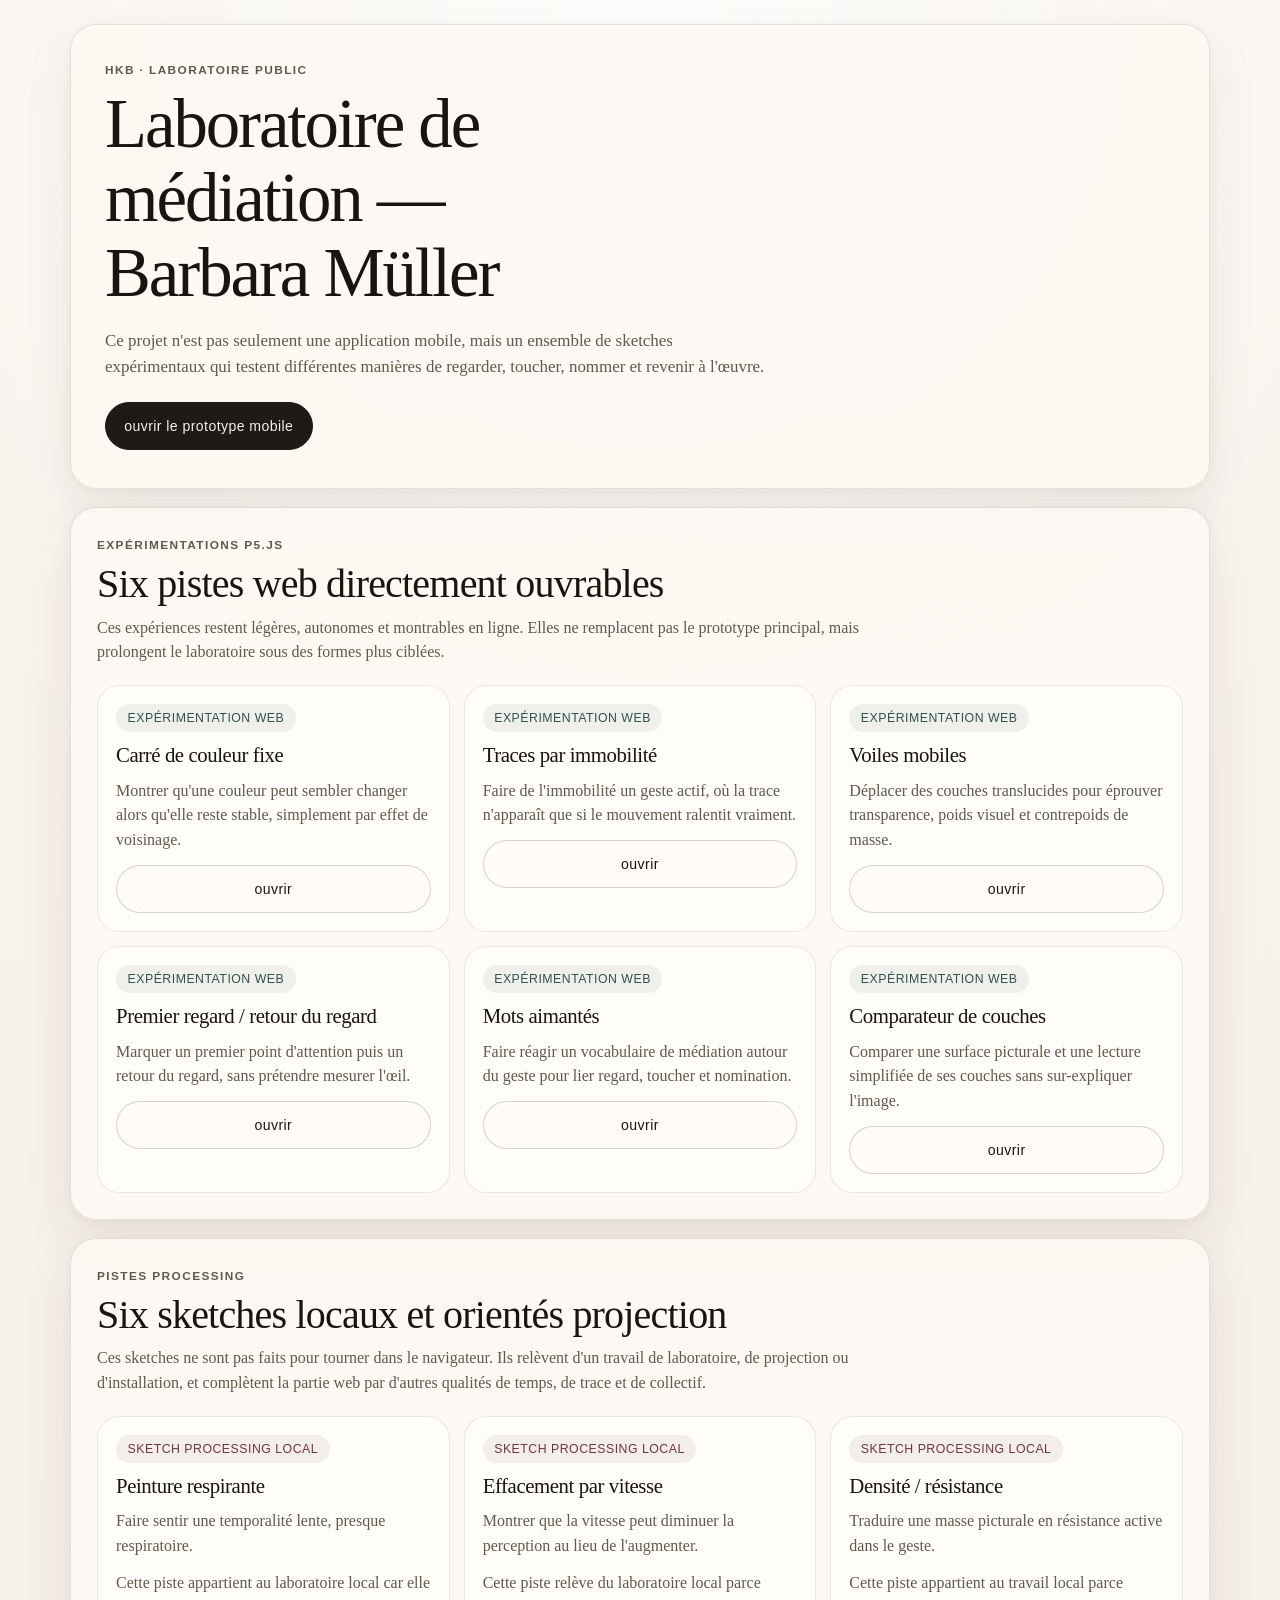
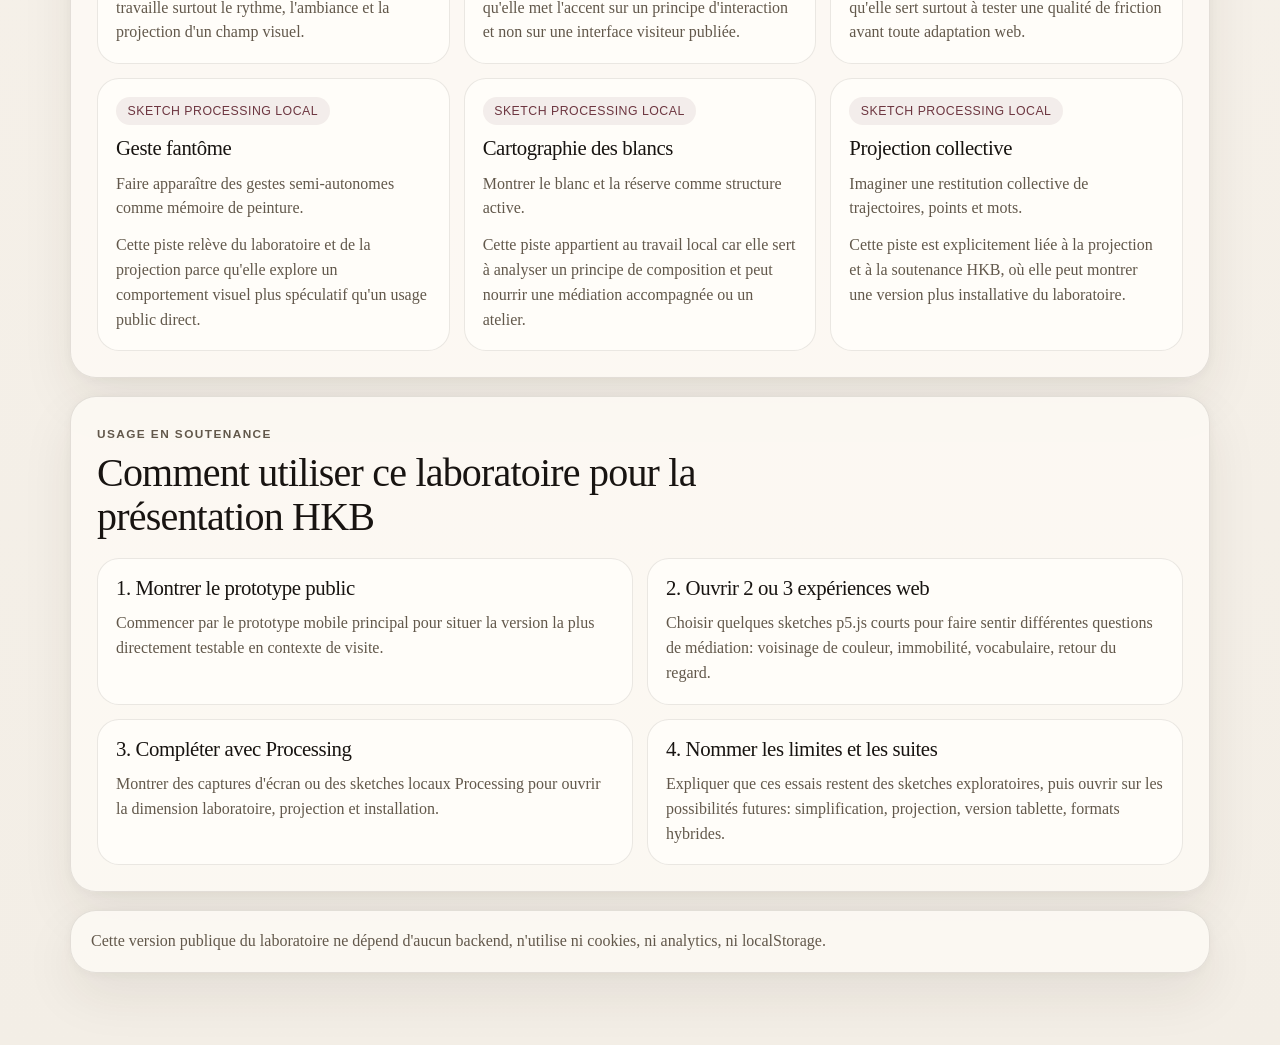
<file: web/laboratoire/index.html>
<!doctype html>
<html lang="fr">
  <head>
    <meta charset="utf-8" />
    <meta name="viewport" content="width=device-width, initial-scale=1, viewport-fit=cover" />
    <meta
      name="description"
      content="Laboratoire de mediation Barbara Muller: prototype mobile, experimentations web p5.js et pistes Processing pour la presentation HKB."
    />
    <title>Laboratoire de mediation — Barbara Muller</title>
    <link rel="stylesheet" href="./style.css" />
  </head>
  <body>
    <main class="page">
      <header class="hero">
        <p class="eyebrow">HKB · laboratoire public</p>
        <h1>Laboratoire de médiation — Barbara Müller</h1>
        <p class="lead">
          Ce projet n'est pas seulement une application mobile, mais un ensemble de
          sketches expérimentaux qui testent différentes manières de regarder,
          toucher, nommer et revenir à l'œuvre.
        </p>
        <div class="hero-actions">
          <a class="button button-primary" href="../index.html">ouvrir le prototype mobile</a>
        </div>
      </header>

      <section class="section" aria-labelledby="web-experiments-title">
        <div class="section-heading">
          <p class="section-kicker">Expérimentations p5.js</p>
          <h2 id="web-experiments-title">Six pistes web directement ouvrables</h2>
          <p class="section-copy">
            Ces expériences restent légères, autonomes et montrables en ligne. Elles ne
            remplacent pas le prototype principal, mais prolongent le laboratoire sous des
            formes plus ciblées.
          </p>
        </div>

        <div class="card-grid">
          <article class="card">
            <div class="card-meta">
              <span class="status">expérimentation web</span>
            </div>
            <h3>Carré de couleur fixe</h3>
            <p>
              Montrer qu'une couleur peut sembler changer alors qu'elle reste stable,
              simplement par effet de voisinage.
            </p>
            <a class="button button-secondary" href="./experiments/01_fixed_colour_square/index.html">ouvrir</a>
          </article>

          <article class="card">
            <div class="card-meta">
              <span class="status">expérimentation web</span>
            </div>
            <h3>Traces par immobilité</h3>
            <p>
              Faire de l'immobilité un geste actif, où la trace n'apparaît que si le
              mouvement ralentit vraiment.
            </p>
            <a class="button button-secondary" href="./experiments/02_stillness_traces/index.html">ouvrir</a>
          </article>

          <article class="card">
            <div class="card-meta">
              <span class="status">expérimentation web</span>
            </div>
            <h3>Voiles mobiles</h3>
            <p>
              Déplacer des couches translucides pour éprouver transparence, poids visuel
              et contrepoids de masse.
            </p>
            <a class="button button-secondary" href="./experiments/03_mobile_veils/index.html">ouvrir</a>
          </article>

          <article class="card">
            <div class="card-meta">
              <span class="status">expérimentation web</span>
            </div>
            <h3>Premier regard / retour du regard</h3>
            <p>
              Marquer un premier point d'attention puis un retour du regard, sans
              prétendre mesurer l'œil.
            </p>
            <a class="button button-secondary" href="./experiments/04_first_look_return/index.html">ouvrir</a>
          </article>

          <article class="card">
            <div class="card-meta">
              <span class="status">expérimentation web</span>
            </div>
            <h3>Mots aimantés</h3>
            <p>
              Faire réagir un vocabulaire de médiation autour du geste pour lier regard,
              toucher et nomination.
            </p>
            <a class="button button-secondary" href="./experiments/05_magnetic_words/index.html">ouvrir</a>
          </article>

          <article class="card">
            <div class="card-meta">
              <span class="status">expérimentation web</span>
            </div>
            <h3>Comparateur de couches</h3>
            <p>
              Comparer une surface picturale et une lecture simplifiée de ses couches
              sans sur-expliquer l'image.
            </p>
            <a class="button button-secondary" href="./experiments/06_layer_comparator/index.html">ouvrir</a>
          </article>
        </div>
      </section>

      <section class="section" aria-labelledby="processing-title">
        <div class="section-heading">
          <p class="section-kicker">Pistes Processing</p>
          <h2 id="processing-title">Six sketches locaux et orientés projection</h2>
          <p class="section-copy">
            Ces sketches ne sont pas faits pour tourner dans le navigateur. Ils relèvent
            d'un travail de laboratoire, de projection ou d'installation, et complètent la
            partie web par d'autres qualités de temps, de trace et de collectif.
          </p>
        </div>

        <div class="card-grid">
          <article class="card">
            <div class="card-meta">
              <span class="status status-local">sketch Processing local</span>
            </div>
            <h3>Peinture respirante</h3>
            <p class="card-intention">Faire sentir une temporalité lente, presque respiratoire.</p>
            <p class="card-note">
              Cette piste appartient au laboratoire local car elle travaille surtout le
              rythme, l'ambiance et la projection d'un champ visuel.
            </p>
          </article>

          <article class="card">
            <div class="card-meta">
              <span class="status status-local">sketch Processing local</span>
            </div>
            <h3>Effacement par vitesse</h3>
            <p class="card-intention">Montrer que la vitesse peut diminuer la perception au lieu de l'augmenter.</p>
            <p class="card-note">
              Cette piste relève du laboratoire local parce qu'elle met l'accent sur un
              principe d'interaction et non sur une interface visiteur publiée.
            </p>
          </article>

          <article class="card">
            <div class="card-meta">
              <span class="status status-local">sketch Processing local</span>
            </div>
            <h3>Densité / résistance</h3>
            <p class="card-intention">Traduire une masse picturale en résistance active dans le geste.</p>
            <p class="card-note">
              Cette piste appartient au travail local parce qu'elle sert surtout à tester
              une qualité de friction avant toute adaptation web.
            </p>
          </article>

          <article class="card">
            <div class="card-meta">
              <span class="status status-local">sketch Processing local</span>
            </div>
            <h3>Geste fantôme</h3>
            <p class="card-intention">Faire apparaître des gestes semi-autonomes comme mémoire de peinture.</p>
            <p class="card-note">
              Cette piste relève du laboratoire et de la projection parce qu'elle explore
              un comportement visuel plus spéculatif qu'un usage public direct.
            </p>
          </article>

          <article class="card">
            <div class="card-meta">
              <span class="status status-local">sketch Processing local</span>
            </div>
            <h3>Cartographie des blancs</h3>
            <p class="card-intention">Montrer le blanc et la réserve comme structure active.</p>
            <p class="card-note">
              Cette piste appartient au travail local car elle sert à analyser un principe
              de composition et peut nourrir une médiation accompagnée ou un atelier.
            </p>
          </article>

          <article class="card">
            <div class="card-meta">
              <span class="status status-local">sketch Processing local</span>
            </div>
            <h3>Projection collective</h3>
            <p class="card-intention">Imaginer une restitution collective de trajectoires, points et mots.</p>
            <p class="card-note">
              Cette piste est explicitement liée à la projection et à la soutenance HKB,
              où elle peut montrer une version plus installative du laboratoire.
            </p>
          </article>
        </div>
      </section>

      <section class="section presentation-section" aria-labelledby="presentation-title">
        <div class="section-heading">
          <p class="section-kicker">Usage en soutenance</p>
          <h2 id="presentation-title">Comment utiliser ce laboratoire pour la présentation HKB</h2>
        </div>

        <div class="steps">
          <article class="step-card">
            <h3>1. Montrer le prototype public</h3>
            <p>
              Commencer par le prototype mobile principal pour situer la version la plus
              directement testable en contexte de visite.
            </p>
          </article>

          <article class="step-card">
            <h3>2. Ouvrir 2 ou 3 expériences web</h3>
            <p>
              Choisir quelques sketches p5.js courts pour faire sentir différentes
              questions de médiation: voisinage de couleur, immobilité, vocabulaire,
              retour du regard.
            </p>
          </article>

          <article class="step-card">
            <h3>3. Compléter avec Processing</h3>
            <p>
              Montrer des captures d'écran ou des sketches locaux Processing pour ouvrir
              la dimension laboratoire, projection et installation.
            </p>
          </article>

          <article class="step-card">
            <h3>4. Nommer les limites et les suites</h3>
            <p>
              Expliquer que ces essais restent des sketches exploratoires, puis ouvrir sur
              les possibilités futures: simplification, projection, version tablette,
              formats hybrides.
            </p>
          </article>
        </div>
      </section>

      <footer class="footer">
        <p>
          Cette version publique du laboratoire ne dépend d'aucun backend, n'utilise ni
          cookies, ni analytics, ni localStorage.
        </p>
      </footer>
    </main>
  </body>
</html>
</file>
<file: web/laboratoire/style.css>
:root {
  --bg: #f3eee6;
  --bg-deep: #ece3d5;
  --paper: rgba(252, 249, 244, 0.92);
  --paper-strong: rgba(255, 253, 249, 0.98);
  --line: rgba(50, 41, 30, 0.12);
  --line-strong: rgba(50, 41, 30, 0.2);
  --text: #181411;
  --muted: #62584b;
  --accent: #6d3640;
  --accent-soft: rgba(109, 54, 64, 0.08);
  --shadow: 0 22px 52px rgba(48, 39, 31, 0.08), 0 2px 10px rgba(48, 39, 31, 0.04);
  --radius: 26px;
  --font-body: "Iowan Old Style", "Palatino Linotype", "Book Antiqua", Georgia, serif;
  --font-ui: "Helvetica Neue", "Avenir Next", Arial, sans-serif;
}

* {
  box-sizing: border-box;
}

html,
body {
  margin: 0;
  min-height: 100%;
  background:
    radial-gradient(circle at top, rgba(255, 255, 255, 0.78), transparent 36%),
    linear-gradient(180deg, #f8f3ec 0%, var(--bg) 100%);
  color: var(--text);
  font-family: var(--font-body);
}

body {
  padding: 18px 14px 56px;
}

a {
  color: inherit;
}

.page {
  width: min(100%, 1140px);
  margin: 0 auto;
}

.hero,
.section,
.footer {
  border: 1px solid var(--line);
  border-radius: var(--radius);
  background: var(--paper);
  box-shadow: var(--shadow);
}

.hero {
  padding: 28px 22px;
}

.eyebrow,
.section-kicker {
  margin: 0 0 10px;
  color: var(--muted);
  font-family: var(--font-ui);
  font-size: 0.74rem;
  font-weight: 600;
  letter-spacing: 0.12em;
  text-transform: uppercase;
}

h1,
h2,
h3 {
  margin: 0;
  font-weight: normal;
  line-height: 1.08;
}

h1 {
  max-width: 12ch;
  font-size: clamp(2rem, 7vw, 4.3rem);
  letter-spacing: -0.03em;
}

.lead,
.section-copy,
.card p,
.step-card p,
.footer p {
  margin: 0;
  color: var(--muted);
  line-height: 1.55;
  font-size: 1rem;
}

.lead {
  max-width: 42rem;
  margin-top: 18px;
  font-size: 1.06rem;
}

.hero-actions {
  display: flex;
  flex-wrap: wrap;
  gap: 12px;
  margin-top: 22px;
}

.button {
  display: inline-flex;
  align-items: center;
  justify-content: center;
  min-height: 48px;
  padding: 0.88rem 1.14rem;
  border: 1px solid var(--line-strong);
  border-radius: 999px;
  text-decoration: none;
  font-family: var(--font-ui);
  font-size: 0.88rem;
  letter-spacing: 0.03em;
  transition:
    transform 120ms ease,
    border-color 160ms ease,
    background-color 160ms ease,
    box-shadow 160ms ease;
}

.button:hover,
.button:focus-visible {
  transform: translateY(-1px);
}

.button:focus-visible {
  outline: 3px solid rgba(109, 54, 64, 0.16);
  outline-offset: 2px;
}

.button-primary {
  background: #1f1a17;
  color: #f6f1e9;
  border-color: #1f1a17;
}

.button-secondary {
  background: rgba(255, 252, 248, 0.9);
}

.section {
  margin-top: 18px;
  padding: 24px 18px 18px;
}

.section-heading {
  max-width: 48rem;
}

h2 {
  font-size: clamp(1.55rem, 5vw, 2.5rem);
  letter-spacing: -0.02em;
}

.section-copy {
  margin-top: 10px;
}

.card-grid {
  display: grid;
  grid-template-columns: 1fr;
  gap: 14px;
  margin-top: 20px;
}

.card,
.step-card {
  display: flex;
  flex-direction: column;
  gap: 12px;
  padding: 18px;
  border: 1px solid rgba(52, 42, 32, 0.1);
  border-radius: 22px;
  background: var(--paper-strong);
}

.card-meta {
  display: flex;
  gap: 8px;
}

.status {
  display: inline-flex;
  align-items: center;
  min-height: 28px;
  padding: 0.32rem 0.72rem;
  border-radius: 999px;
  background: rgba(95, 127, 122, 0.1);
  color: #34504c;
  font-family: var(--font-ui);
  font-size: 0.77rem;
  letter-spacing: 0.04em;
  text-transform: uppercase;
}

.status-local {
  background: rgba(109, 54, 64, 0.08);
  color: var(--accent);
}

.card h3,
.step-card h3 {
  font-size: 1.3rem;
  letter-spacing: -0.02em;
}

.card-intention {
  color: var(--text);
}

.card-note {
  font-size: 0.98rem;
}

.presentation-section {
  padding-bottom: 20px;
}

.steps {
  display: grid;
  grid-template-columns: 1fr;
  gap: 14px;
  margin-top: 20px;
}

.footer {
  margin-top: 18px;
  padding: 18px 20px;
}

@media (min-width: 760px) {
  body {
    padding: 24px 18px 72px;
  }

  .hero {
    padding: 38px 34px;
  }

  .section {
    padding: 30px 26px 26px;
  }

  .card-grid {
    grid-template-columns: repeat(2, minmax(0, 1fr));
  }

  .steps {
    grid-template-columns: repeat(2, minmax(0, 1fr));
  }
}

@media (min-width: 1040px) {
  .card-grid {
    grid-template-columns: repeat(3, minmax(0, 1fr));
  }
}
</file>
